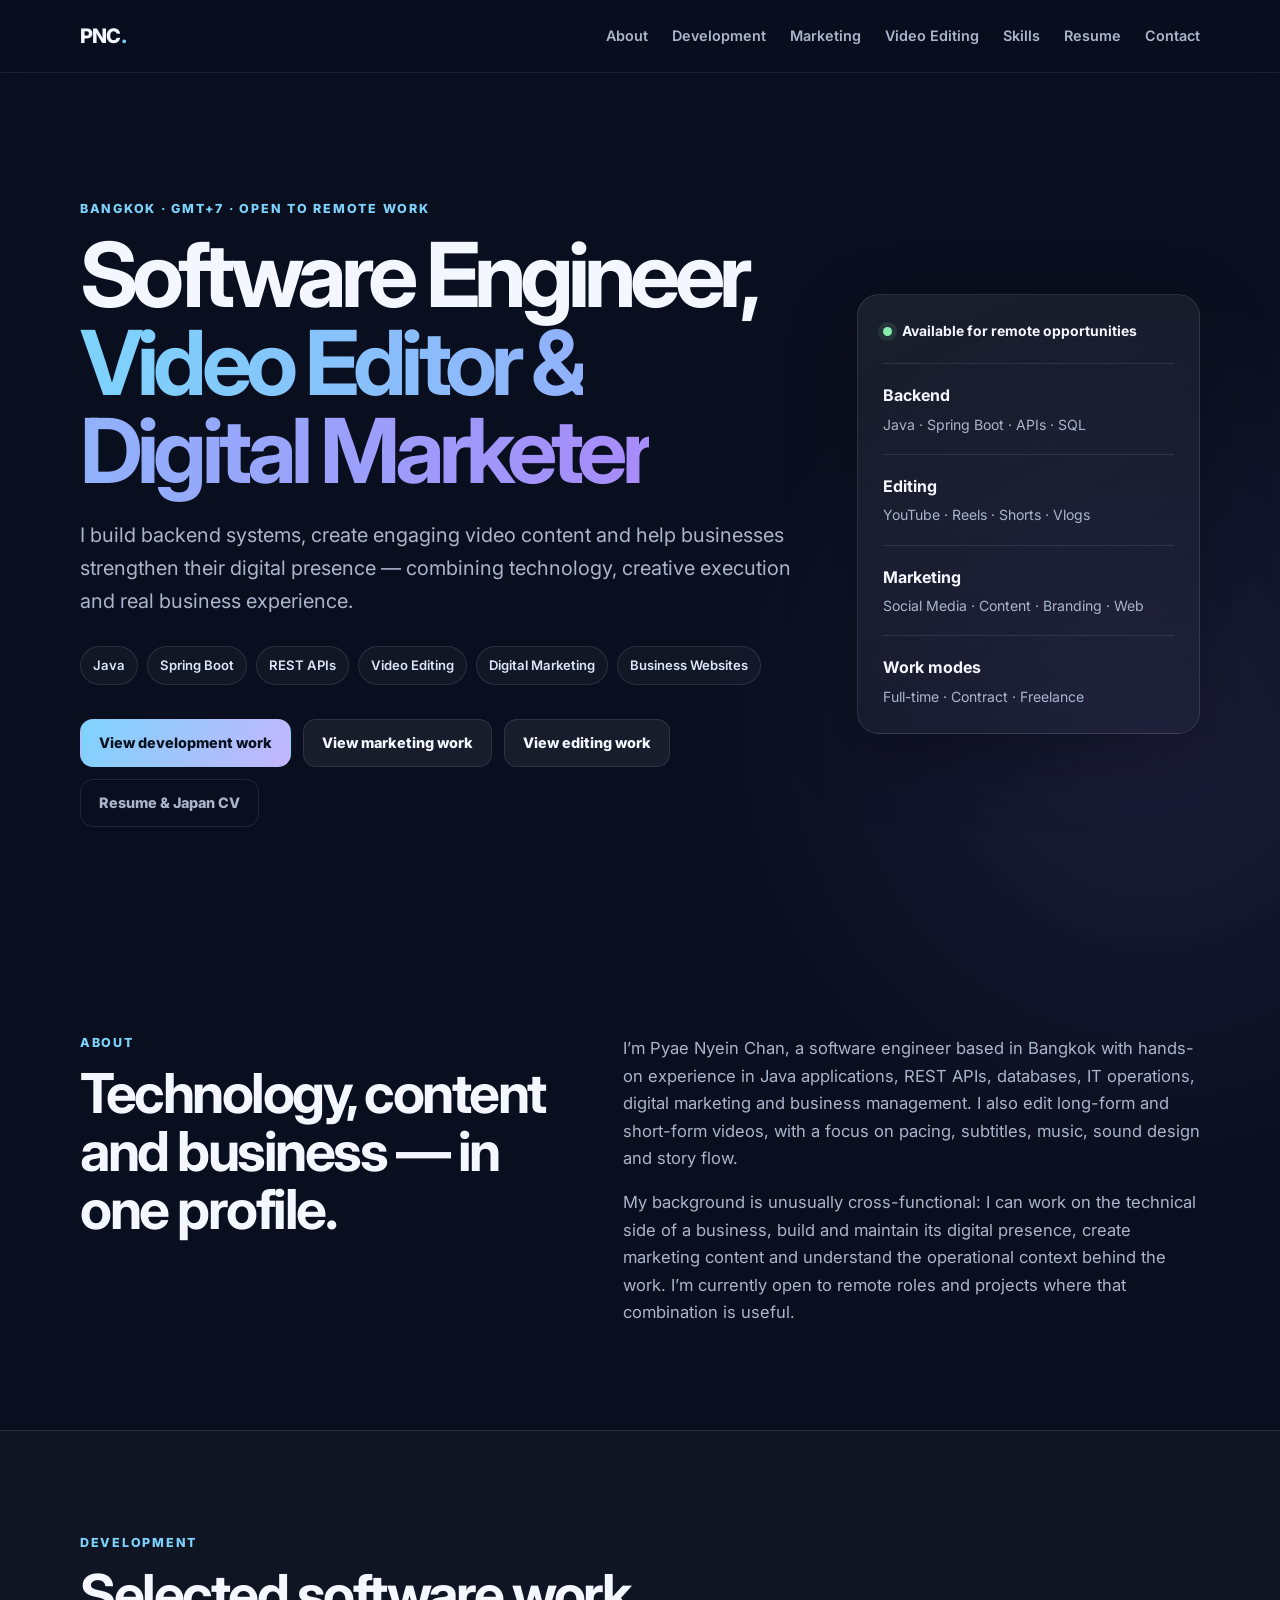
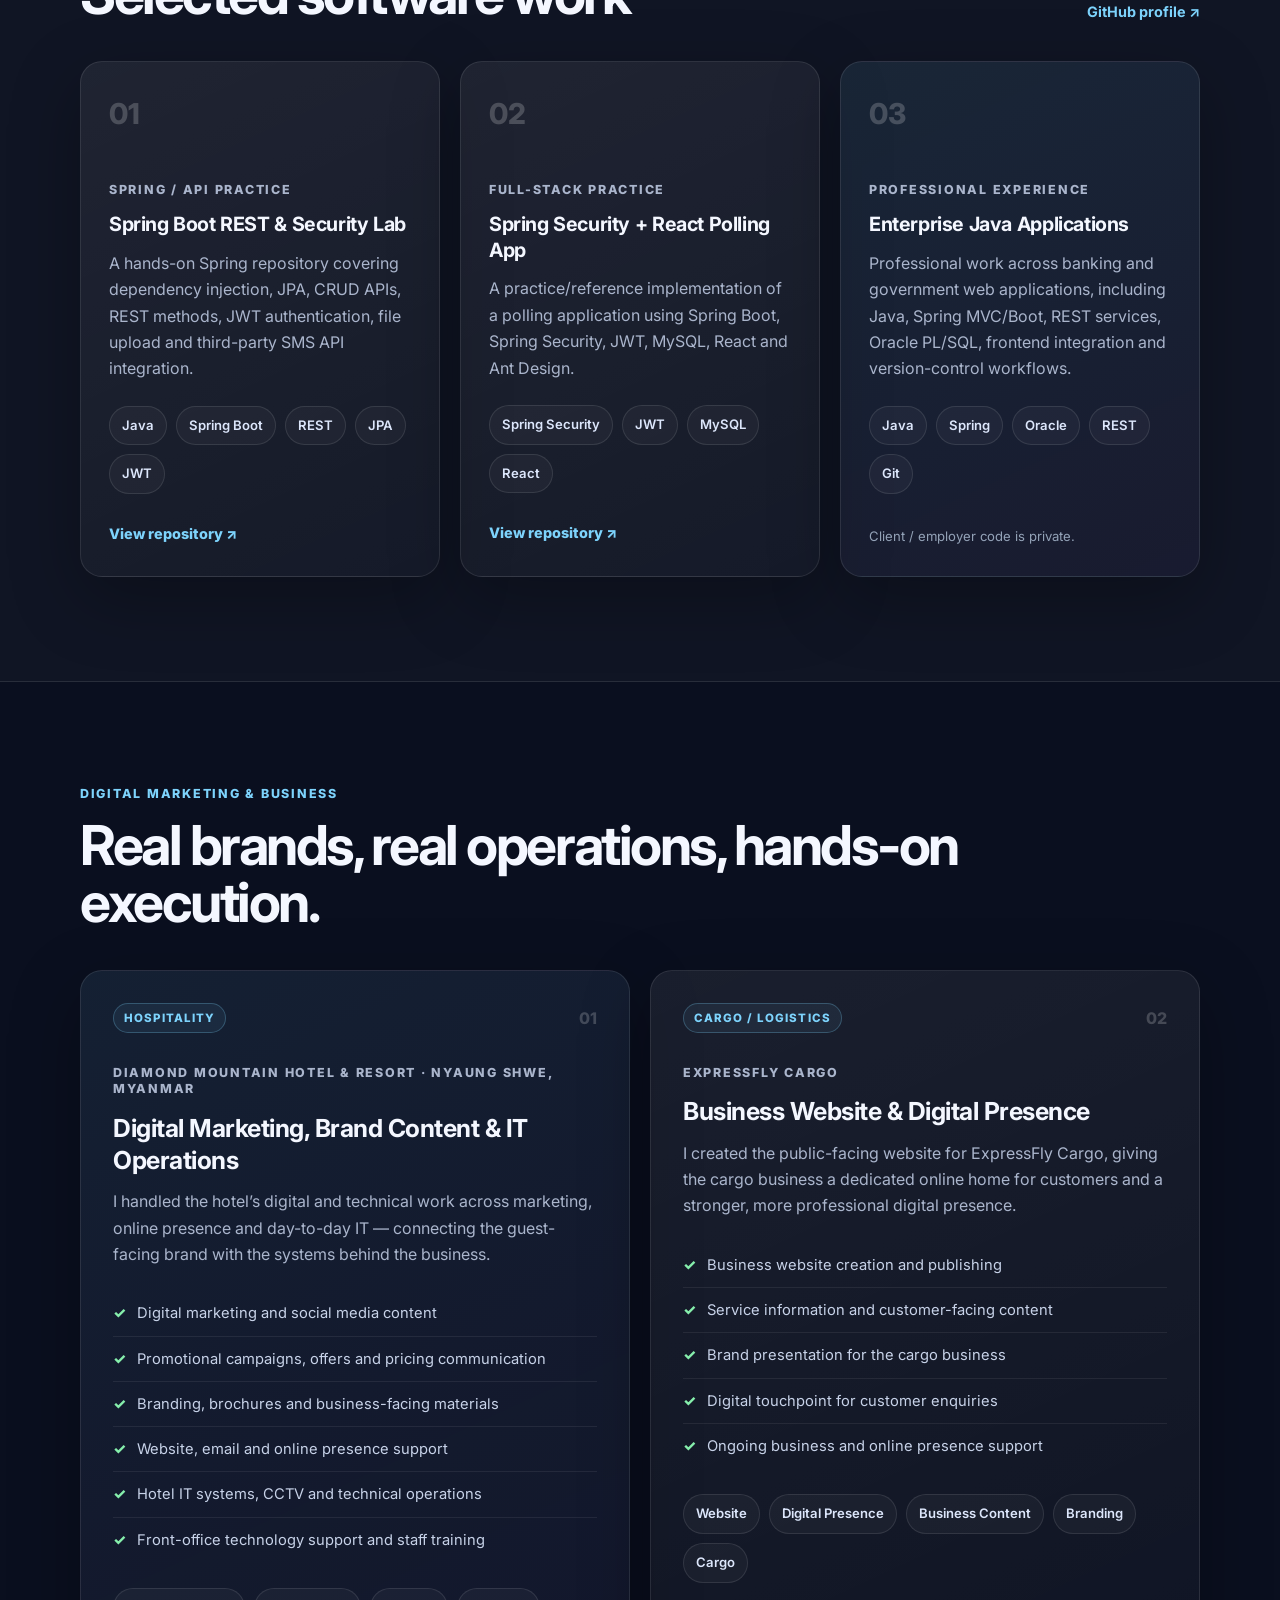
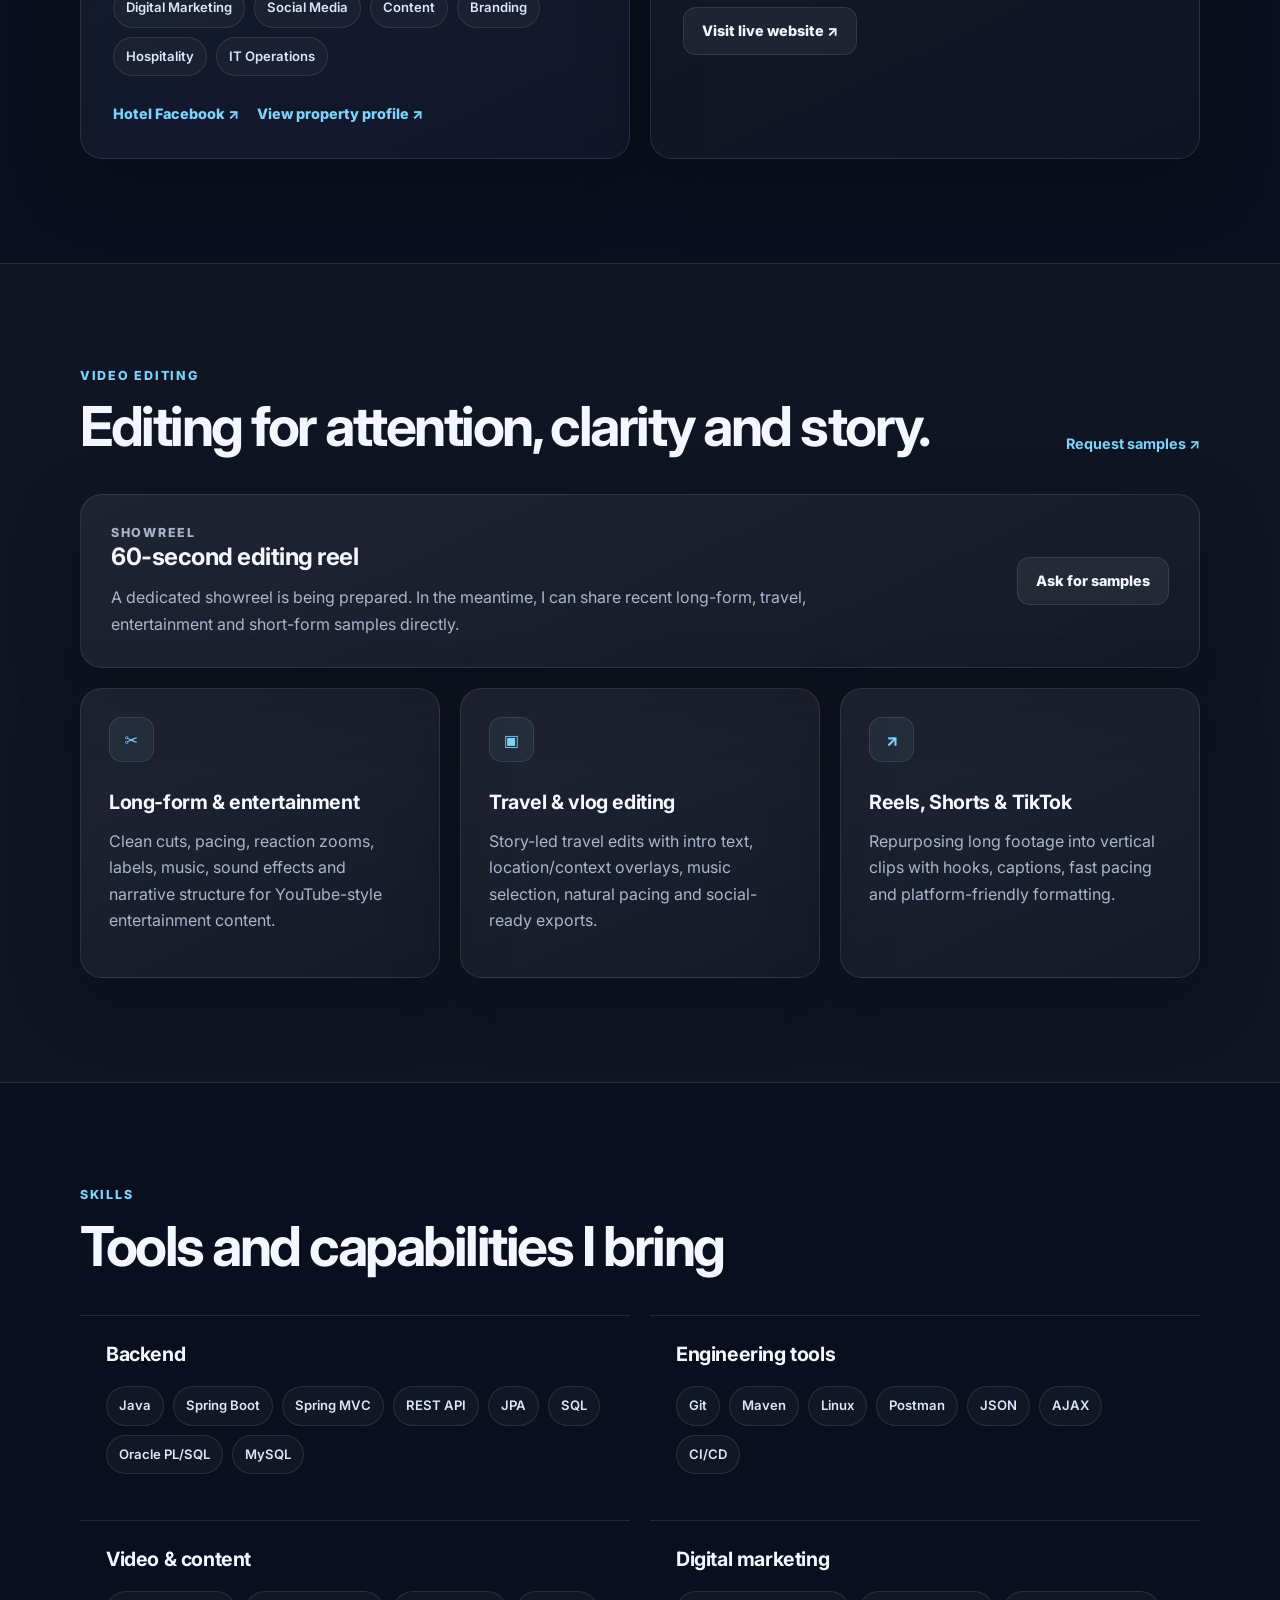
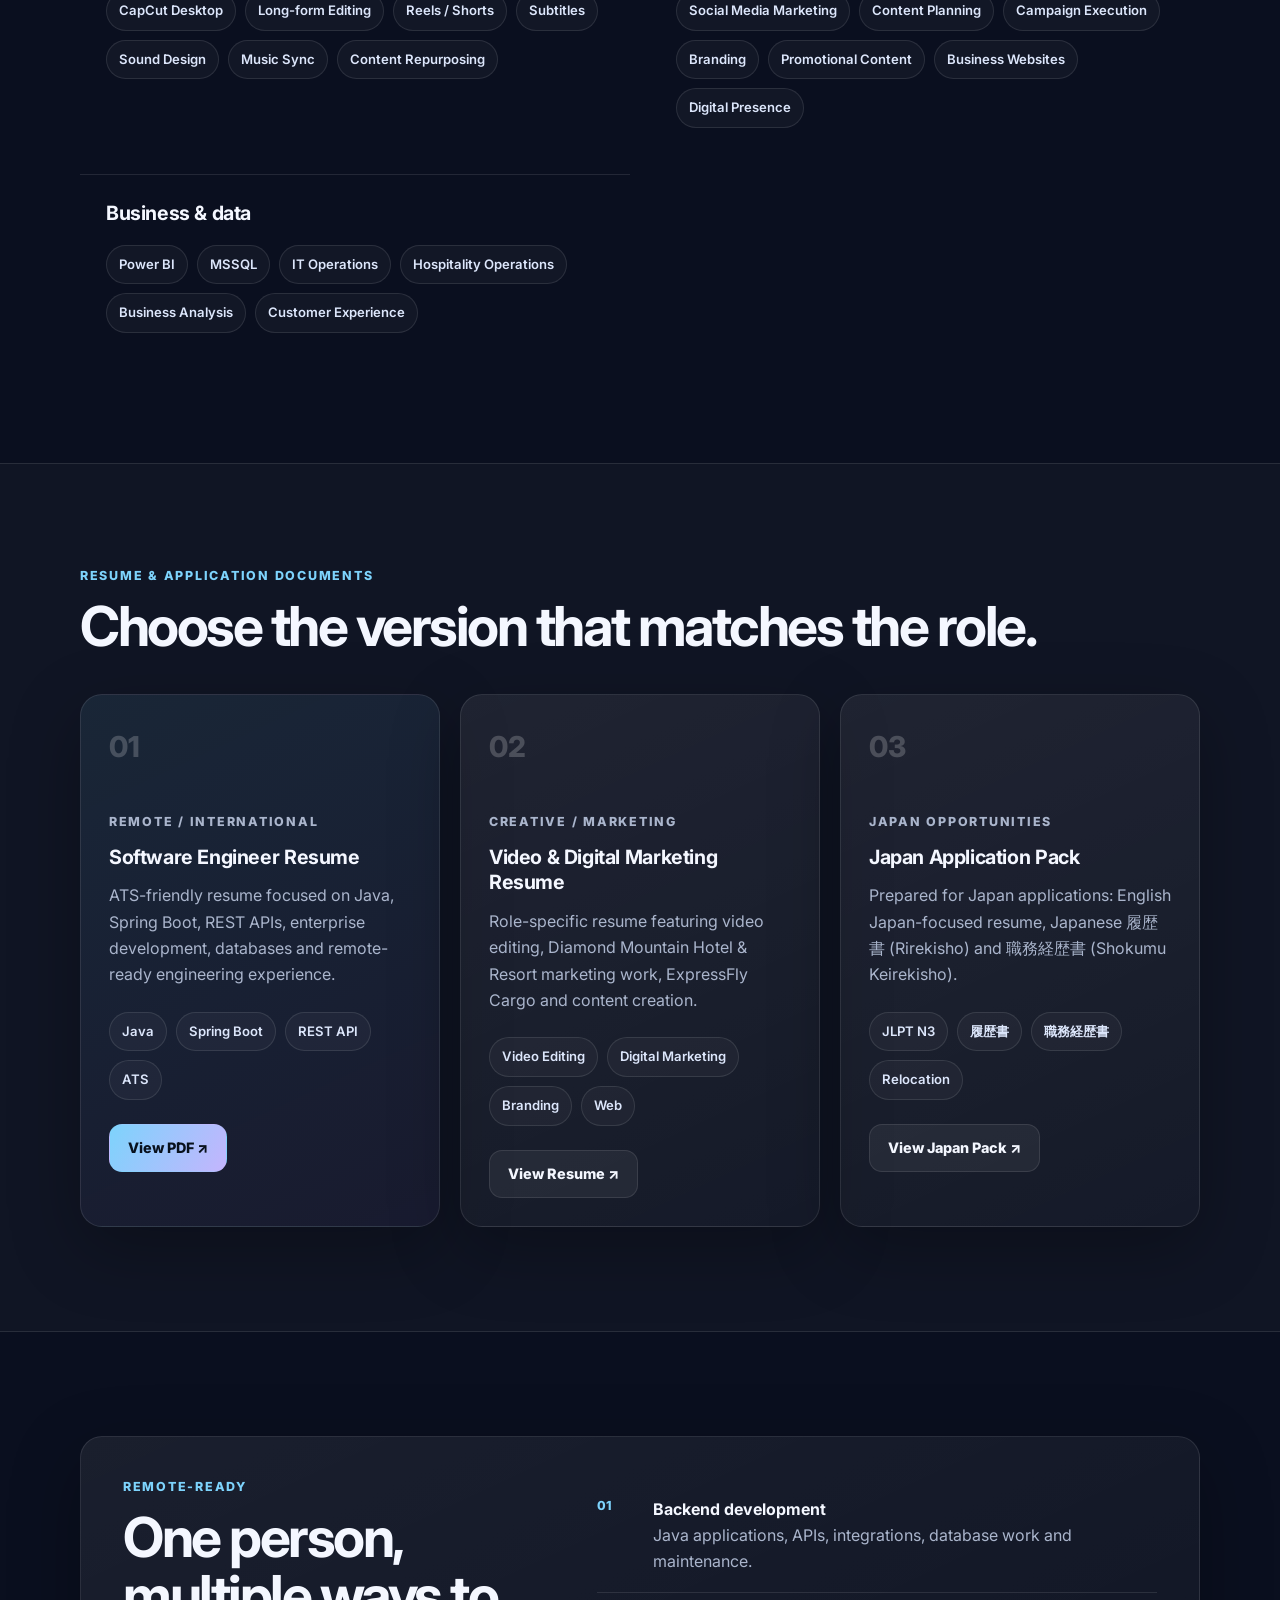
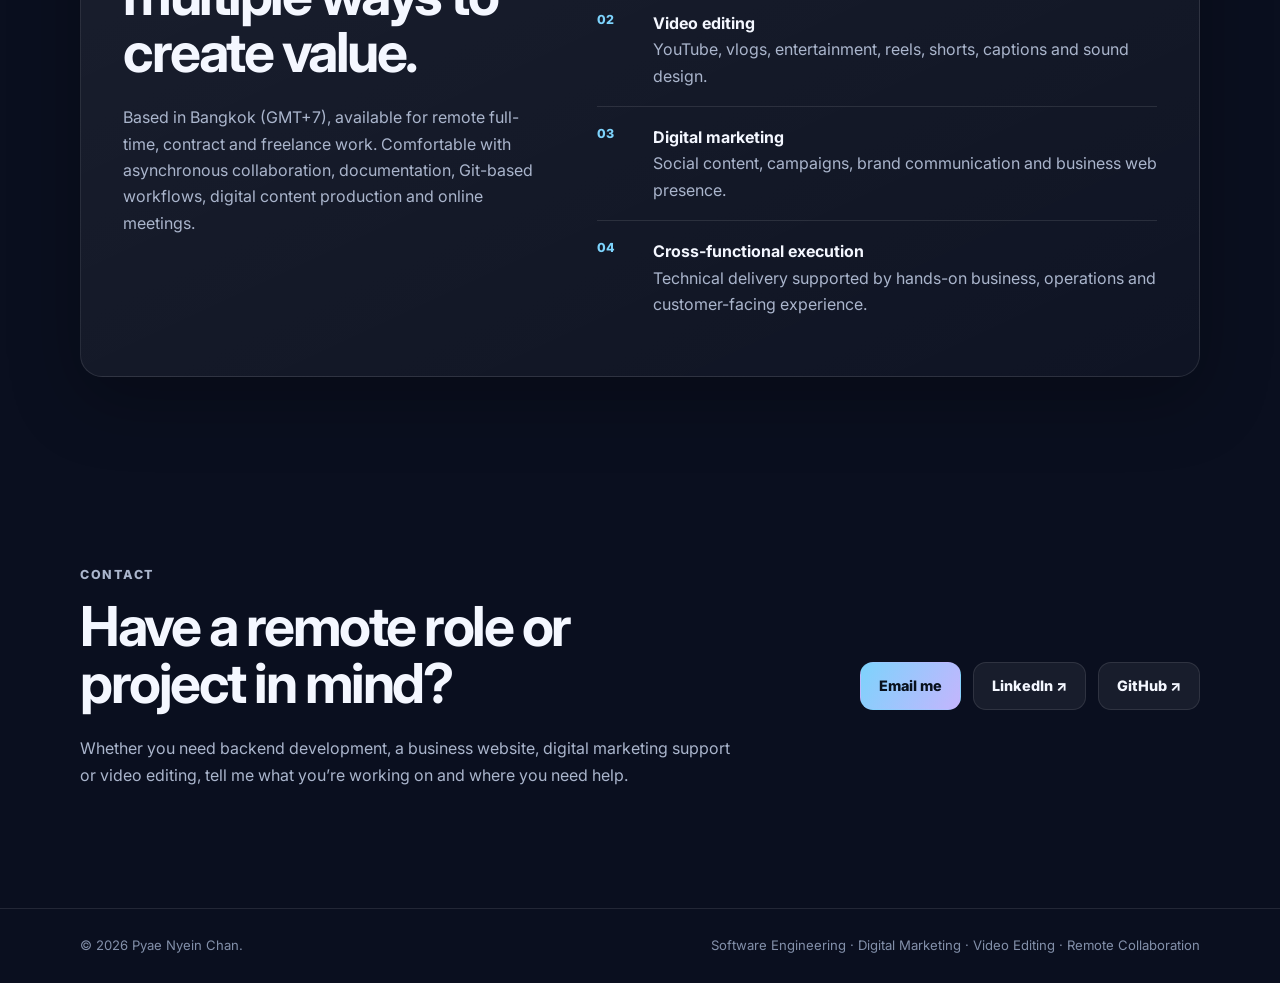
<file: index.html>
<!doctype html>
<html lang="en">
<head>
  <meta charset="utf-8" />
  <meta name="viewport" content="width=device-width, initial-scale=1" />
  <meta name="theme-color" content="#0b1020" />
  <meta name="description" content="Pyae Nyein Chan — Remote Software Engineer, Video Editor and Digital Marketer specializing in Java, Spring Boot, REST APIs, video content, business websites and digital marketing." />
  <meta name="keywords" content="Pyae Nyein Chan, Java Developer, Spring Boot, REST API, Backend Developer, Video Editor, Digital Marketing, Remote Software Engineer, Bangkok" />
  <meta name="author" content="Pyae Nyein Chan" />
  <meta property="og:title" content="Pyae Nyein Chan | Software Engineer, Video Editor & Digital Marketer" />
  <meta property="og:description" content="Java, Spring Boot, REST APIs, video editing and digital marketing for remote teams, businesses and creators." />
  <meta property="og:type" content="website" />
  <meta property="og:url" content="https://pyaenyeinchan.github.io/" />
  <meta name="twitter:card" content="summary" />
  <title>Pyae Nyein Chan | Software Engineer, Video Editor & Digital Marketer</title>
  <link rel="preconnect" href="https://fonts.googleapis.com" />
  <link rel="preconnect" href="https://fonts.gstatic.com" crossorigin />
  <link href="https://fonts.googleapis.com/css2?family=Inter:wght@400;500;600;700;800&display=swap" rel="stylesheet" />
  <link rel="stylesheet" href="styles.css" />
  <script type="application/ld+json">
  {
    "@context": "https://schema.org",
    "@type": "Person",
    "name": "Pyae Nyein Chan",
    "url": "https://pyaenyeinchan.github.io/",
    "jobTitle": "Software Engineer, Video Editor and Digital Marketer",
    "sameAs": [
      "https://www.linkedin.com/in/pyaenyeinchan",
      "https://github.com/pyaenyeinchan"
    ],
    "knowsAbout": ["Java", "Spring Boot", "REST API", "Backend Development", "Video Editing", "Digital Marketing", "Social Media Marketing"]
  }
  </script>
</head>
<body>
  <header class="site-header">
    <div class="container nav-wrap">
      <a class="brand" href="#top" aria-label="Pyae Nyein Chan home">PNC<span>.</span></a>
      <button class="menu-button" id="menuButton" aria-label="Open navigation" aria-expanded="false">☰</button>
      <nav class="nav" id="nav">
        <a href="#about">About</a>
        <a href="#development">Development</a>
        <a href="#marketing">Marketing</a>
        <a href="#video">Video Editing</a>
        <a href="#skills">Skills</a>
        <a href="#resume">Resume</a>
        <a href="#contact">Contact</a>
      </nav>
    </div>
  </header>

  <main id="top">
    <section class="hero section">
      <div class="container hero-grid">
        <div>
          <p class="eyebrow">Bangkok · GMT+7 · Open to remote work</p>
          <h1>Software Engineer, <span>Video Editor &amp; Digital Marketer</span></h1>
          <p class="hero-copy">I build backend systems, create engaging video content and help businesses strengthen their digital presence — combining technology, creative execution and real business experience.</p>
          <div class="hero-tags" aria-label="Core skills">
            <span>Java</span><span>Spring Boot</span><span>REST APIs</span><span>Video Editing</span><span>Digital Marketing</span><span>Business Websites</span>
          </div>
          <div class="actions">
            <a class="btn btn-primary" href="#development">View development work</a>
            <a class="btn btn-secondary" href="#marketing">View marketing work</a>
            <a class="btn btn-secondary" href="#video">View editing work</a>
            <a class="btn btn-ghost" href="#resume">Resume &amp; Japan CV</a>
          </div>
        </div>
        <aside class="hero-card" aria-label="Availability summary">
          <div class="status"><span class="status-dot"></span> Available for remote opportunities</div>
          <div class="metric"><strong>Backend</strong><span>Java · Spring Boot · APIs · SQL</span></div>
          <div class="metric"><strong>Editing</strong><span>YouTube · Reels · Shorts · Vlogs</span></div>
          <div class="metric"><strong>Marketing</strong><span>Social Media · Content · Branding · Web</span></div>
          <div class="metric"><strong>Work modes</strong><span>Full-time · Contract · Freelance</span></div>
        </aside>
      </div>
    </section>

    <section class="section" id="about">
      <div class="container split">
        <div>
          <p class="section-kicker">About</p>
          <h2>Technology, content and business — in one profile.</h2>
        </div>
        <div class="prose">
          <p>I’m Pyae Nyein Chan, a software engineer based in Bangkok with hands-on experience in Java applications, REST APIs, databases, IT operations, digital marketing and business management. I also edit long-form and short-form videos, with a focus on pacing, subtitles, music, sound design and story flow.</p>
          <p>My background is unusually cross-functional: I can work on the technical side of a business, build and maintain its digital presence, create marketing content and understand the operational context behind the work. I’m currently open to remote roles and projects where that combination is useful.</p>
        </div>
      </div>
    </section>

    <section class="section section-alt" id="development">
      <div class="container">
        <div class="section-head">
          <div>
            <p class="section-kicker">Development</p>
            <h2>Selected software work</h2>
          </div>
          <a class="text-link" href="https://github.com/pyaenyeinchan" target="_blank" rel="noreferrer">GitHub profile ↗</a>
        </div>
        <div class="cards cards-3">
          <article class="card project-card">
            <div class="card-number">01</div>
            <p class="card-label">Spring / API practice</p>
            <h3>Spring Boot REST & Security Lab</h3>
            <p>A hands-on Spring repository covering dependency injection, JPA, CRUD APIs, REST methods, JWT authentication, file upload and third-party SMS API integration.</p>
            <div class="chips"><span>Java</span><span>Spring Boot</span><span>REST</span><span>JPA</span><span>JWT</span></div>
            <a class="card-link" href="https://github.com/PyaeNyeinChan/WFH_Springproject" target="_blank" rel="noreferrer">View repository ↗</a>
          </article>

          <article class="card project-card">
            <div class="card-number">02</div>
            <p class="card-label">Full-stack practice</p>
            <h3>Spring Security + React Polling App</h3>
            <p>A practice/reference implementation of a polling application using Spring Boot, Spring Security, JWT, MySQL, React and Ant Design.</p>
            <div class="chips"><span>Spring Security</span><span>JWT</span><span>MySQL</span><span>React</span></div>
            <a class="card-link" href="https://github.com/PyaeNyeinChan/spring-security-react-ant-design-polls-app" target="_blank" rel="noreferrer">View repository ↗</a>
          </article>

          <article class="card project-card featured-card">
            <div class="card-number">03</div>
            <p class="card-label">Professional experience</p>
            <h3>Enterprise Java Applications</h3>
            <p>Professional work across banking and government web applications, including Java, Spring MVC/Boot, REST services, Oracle PL/SQL, frontend integration and version-control workflows.</p>
            <div class="chips"><span>Java</span><span>Spring</span><span>Oracle</span><span>REST</span><span>Git</span></div>
            <span class="card-note">Client / employer code is private.</span>
          </article>
        </div>
      </div>
    </section>

    <section class="section" id="marketing">
      <div class="container">
        <div class="section-head">
          <div>
            <p class="section-kicker">Digital Marketing & Business</p>
            <h2>Real brands, real operations, hands-on execution.</h2>
          </div>
        </div>

        <div class="cards cards-2 case-studies">
          <article class="card case-card featured-card">
            <div class="case-topline"><span class="case-badge">Hospitality</span><span class="card-number compact">01</span></div>
            <p class="card-label">Diamond Mountain Hotel & Resort · Nyaung Shwe, Myanmar</p>
            <h3>Digital Marketing, Brand Content & IT Operations</h3>
            <p>I handled the hotel’s digital and technical work across marketing, online presence and day-to-day IT — connecting the guest-facing brand with the systems behind the business.</p>
            <ul class="case-list">
              <li>Digital marketing and social media content</li>
              <li>Promotional campaigns, offers and pricing communication</li>
              <li>Branding, brochures and business-facing materials</li>
              <li>Website, email and online presence support</li>
              <li>Hotel IT systems, CCTV and technical operations</li>
              <li>Front-office technology support and staff training</li>
            </ul>
            <div class="chips"><span>Digital Marketing</span><span>Social Media</span><span>Content</span><span>Branding</span><span>Hospitality</span><span>IT Operations</span></div>
            <div class="case-links">
              <a class="card-link" href="https://www.facebook.com/DiamondMountain.Inle" target="_blank" rel="noreferrer">Hotel Facebook ↗</a>
              <a class="card-link" href="https://www.tourismmyanmar.org/index.php/about-mtm/members-profiles/tour-operators-members/368-diamond-mountain-hotel-resort" target="_blank" rel="noreferrer">View property profile ↗</a>
            </div>
          </article>

          <article class="card case-card">
            <div class="case-topline"><span class="case-badge">Cargo / Logistics</span><span class="card-number compact">02</span></div>
            <p class="card-label">ExpressFly Cargo</p>
            <h3>Business Website & Digital Presence</h3>
            <p>I created the public-facing website for ExpressFly Cargo, giving the cargo business a dedicated online home for customers and a stronger, more professional digital presence.</p>
            <ul class="case-list">
              <li>Business website creation and publishing</li>
              <li>Service information and customer-facing content</li>
              <li>Brand presentation for the cargo business</li>
              <li>Digital touchpoint for customer enquiries</li>
              <li>Ongoing business and online presence support</li>
            </ul>
            <div class="chips"><span>Website</span><span>Digital Presence</span><span>Business Content</span><span>Branding</span><span>Cargo</span></div>
            <div class="case-links">
              <a class="btn btn-secondary" href="https://www.expressflycargo.org/" target="_blank" rel="noreferrer">Visit live website ↗</a>
            </div>
          </article>
        </div>
      </div>
    </section>

    <section class="section section-alt" id="video">
      <div class="container">
        <div class="section-head">
          <div>
            <p class="section-kicker">Video Editing</p>
            <h2>Editing for attention, clarity and story.</h2>
          </div>
          <a class="text-link" href="mailto:pyaenyeinchan97@gmail.com?subject=Video%20Editing%20Samples">Request samples ↗</a>
        </div>

        <div class="showreel-banner">
          <div>
            <p class="card-label">Showreel</p>
            <h3>60-second editing reel</h3>
            <p>A dedicated showreel is being prepared. In the meantime, I can share recent long-form, travel, entertainment and short-form samples directly.</p>
          </div>
          <a class="btn btn-secondary" href="mailto:pyaenyeinchan97@gmail.com?subject=Showreel%20Request">Ask for samples</a>
        </div>

        <div class="cards cards-3 video-cards">
          <article class="card">
            <div class="icon-box">✂</div>
            <h3>Long-form & entertainment</h3>
            <p>Clean cuts, pacing, reaction zooms, labels, music, sound effects and narrative structure for YouTube-style entertainment content.</p>
          </article>
          <article class="card">
            <div class="icon-box">▣</div>
            <h3>Travel & vlog editing</h3>
            <p>Story-led travel edits with intro text, location/context overlays, music selection, natural pacing and social-ready exports.</p>
          </article>
          <article class="card">
            <div class="icon-box">↗</div>
            <h3>Reels, Shorts & TikTok</h3>
            <p>Repurposing long footage into vertical clips with hooks, captions, fast pacing and platform-friendly formatting.</p>
          </article>
        </div>
      </div>
    </section>

    <section class="section" id="skills">
      <div class="container">
        <p class="section-kicker">Skills</p>
        <h2>Tools and capabilities I bring</h2>
        <div class="skill-grid">
          <div class="skill-group">
            <h3>Backend</h3>
            <div class="skill-list"><span>Java</span><span>Spring Boot</span><span>Spring MVC</span><span>REST API</span><span>JPA</span><span>SQL</span><span>Oracle PL/SQL</span><span>MySQL</span></div>
          </div>
          <div class="skill-group">
            <h3>Engineering tools</h3>
            <div class="skill-list"><span>Git</span><span>Maven</span><span>Linux</span><span>Postman</span><span>JSON</span><span>AJAX</span><span>CI/CD</span></div>
          </div>
          <div class="skill-group">
            <h3>Video & content</h3>
            <div class="skill-list"><span>CapCut Desktop</span><span>Long-form Editing</span><span>Reels / Shorts</span><span>Subtitles</span><span>Sound Design</span><span>Music Sync</span><span>Content Repurposing</span></div>
          </div>
          <div class="skill-group">
            <h3>Digital marketing</h3>
            <div class="skill-list"><span>Social Media Marketing</span><span>Content Planning</span><span>Campaign Execution</span><span>Branding</span><span>Promotional Content</span><span>Business Websites</span><span>Digital Presence</span></div>
          </div>
          <div class="skill-group">
            <h3>Business & data</h3>
            <div class="skill-list"><span>Power BI</span><span>MSSQL</span><span>IT Operations</span><span>Hospitality Operations</span><span>Business Analysis</span><span>Customer Experience</span></div>
          </div>
        </div>
      </div>
    </section>

    <section class="section section-alt" id="resume">
      <div class="container">
        <div class="section-head">
          <div>
            <p class="section-kicker">Resume & Application Documents</p>
            <h2>Choose the version that matches the role.</h2>
          </div>
        </div>
        <div class="cards cards-3">
          <article class="card project-card featured-card">
            <div class="card-number">01</div>
            <p class="card-label">Remote / International</p>
            <h3>Software Engineer Resume</h3>
            <p>ATS-friendly resume focused on Java, Spring Boot, REST APIs, enterprise development, databases and remote-ready engineering experience.</p>
            <div class="chips"><span>Java</span><span>Spring Boot</span><span>REST API</span><span>ATS</span></div>
            <a class="btn btn-primary" href="https://drive.google.com/file/d/1lWsnVQkc0dDXH1TyvcfVsd8T-9ua2sts/view?usp=sharing" target="_blank" rel="noreferrer">View PDF ↗</a>
          </article>

          <article class="card project-card">
            <div class="card-number">02</div>
            <p class="card-label">Creative / Marketing</p>
            <h3>Video & Digital Marketing Resume</h3>
            <p>Role-specific resume featuring video editing, Diamond Mountain Hotel & Resort marketing work, ExpressFly Cargo and content creation.</p>
            <div class="chips"><span>Video Editing</span><span>Digital Marketing</span><span>Branding</span><span>Web</span></div>
            <a class="btn btn-secondary" href="/resume/video-digital-marketing.html" target="_blank" rel="noreferrer">View Resume ↗</a>
          </article>

          <article class="card project-card">
            <div class="card-number">03</div>
            <p class="card-label">Japan Opportunities</p>
            <h3>Japan Application Pack</h3>
            <p>Prepared for Japan applications: English Japan-focused resume, Japanese 履歴書 (Rirekisho) and 職務経歴書 (Shokumu Keirekisho).</p>
            <div class="chips"><span>JLPT N3</span><span>履歴書</span><span>職務経歴書</span><span>Relocation</span></div>
            <a class="btn btn-secondary" href="https://drive.google.com/file/d/13zrsCsnue_lCtBv5ge187_FTfDiwibAA/view?usp=sharing" target="_blank" rel="noreferrer">View Japan Pack ↗</a>
          </article>
        </div>
      </div>
    </section>

    <section class="section" id="remote">
      <div class="container remote-panel">
        <div>
          <p class="section-kicker">Remote-ready</p>
          <h2>One person, multiple ways to create value.</h2>
          <p>Based in Bangkok (GMT+7), available for remote full-time, contract and freelance work. Comfortable with asynchronous collaboration, documentation, Git-based workflows, digital content production and online meetings.</p>
        </div>
        <div class="remote-list">
          <div><span>01</span><p><strong>Backend development</strong><br />Java applications, APIs, integrations, database work and maintenance.</p></div>
          <div><span>02</span><p><strong>Video editing</strong><br />YouTube, vlogs, entertainment, reels, shorts, captions and sound design.</p></div>
          <div><span>03</span><p><strong>Digital marketing</strong><br />Social content, campaigns, brand communication and business web presence.</p></div>
          <div><span>04</span><p><strong>Cross-functional execution</strong><br />Technical delivery supported by hands-on business, operations and customer-facing experience.</p></div>
        </div>
      </div>
    </section>

    <section class="section contact-section" id="contact">
      <div class="container contact-wrap">
        <div>
          <p class="section-kicker">Contact</p>
          <h2>Have a remote role or project in mind?</h2>
          <p>Whether you need backend development, a business website, digital marketing support or video editing, tell me what you’re working on and where you need help.</p>
        </div>
        <div class="contact-actions">
          <a class="btn btn-primary" href="mailto:pyaenyeinchan97@gmail.com">Email me</a>
          <a class="btn btn-secondary" href="https://www.linkedin.com/in/pyaenyeinchan" target="_blank" rel="noreferrer">LinkedIn ↗</a>
          <a class="btn btn-secondary" href="https://github.com/pyaenyeinchan" target="_blank" rel="noreferrer">GitHub ↗</a>
        </div>
      </div>
    </section>
  </main>

  <footer>
    <div class="container footer-wrap">
      <p>© <span id="year"></span> Pyae Nyein Chan.</p>
      <p>Software Engineering · Digital Marketing · Video Editing · Remote Collaboration</p>
    </div>
  </footer>

  <script src="script.js"></script>
</body>
</html>
</file>
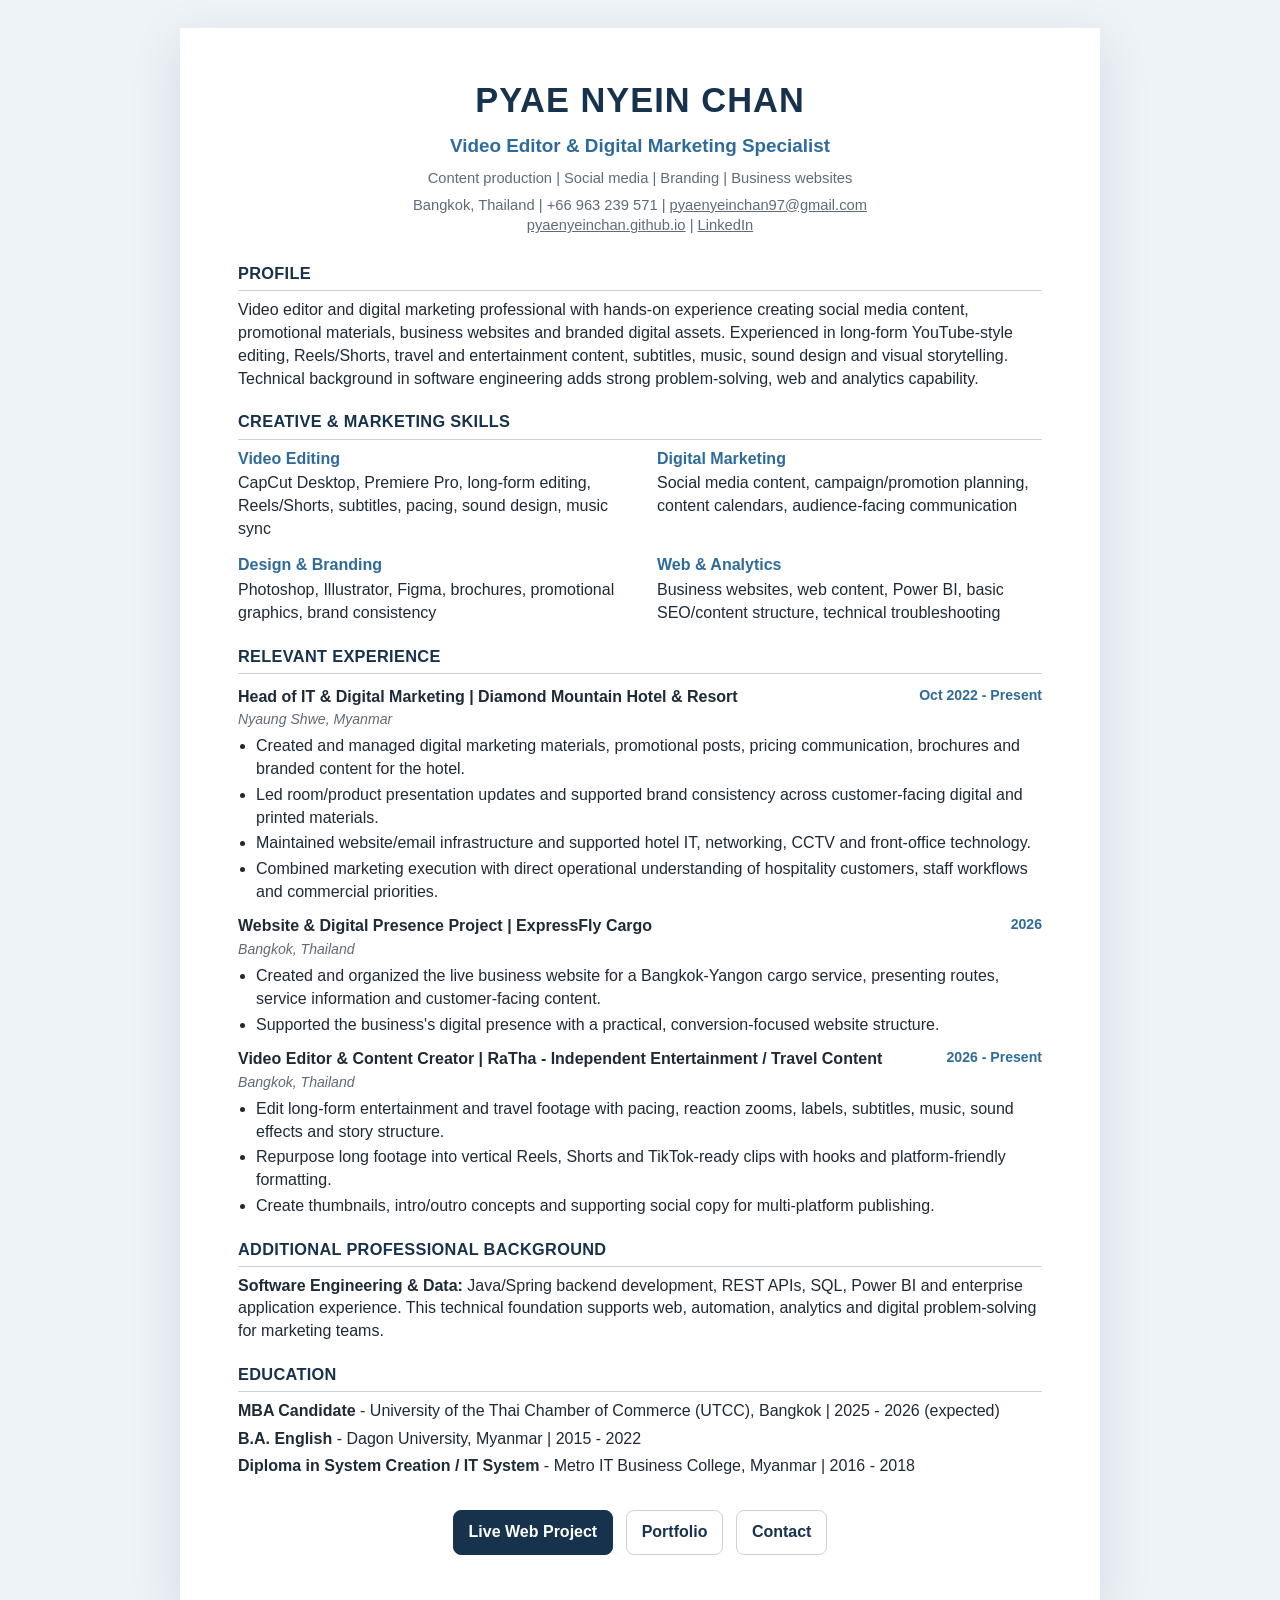
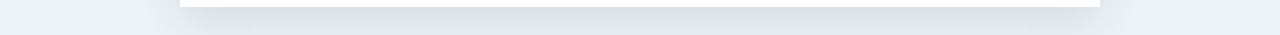
<file: resume/video-digital-marketing.html>
<!doctype html>
<html lang="en">
<head>
  <meta charset="utf-8" />
  <meta name="viewport" content="width=device-width, initial-scale=1" />
  <meta name="description" content="Pyae Nyein Chan - Video Editor and Digital Marketing Resume" />
  <title>Pyae Nyein Chan | Video Editor & Digital Marketing Resume</title>
  <style>
    :root{--ink:#1e2a35;--blue:#2f6b9a;--line:#c8d2dc;--muted:#5f6b75;--paper:#fff;--bg:#eef3f7}
    *{box-sizing:border-box} body{margin:0;background:var(--bg);font-family:Arial,sans-serif;color:var(--ink);line-height:1.42}
    .page{width:min(920px,calc(100% - 28px));margin:28px auto;background:var(--paper);padding:48px 58px;box-shadow:0 14px 48px rgba(25,45,65,.12)}
    h1{margin:0;text-align:center;color:#17324d;font-size:2.15rem;letter-spacing:.03em} .role{text-align:center;color:var(--blue);font-weight:700;font-size:1.18rem;margin:8px 0}
    .sub,.contact{text-align:center;color:var(--muted);font-size:.92rem}.contact{margin:6px 0 26px}.contact a{color:inherit}
    h2{font-size:1.02rem;color:#17324d;margin:20px 0 8px;padding-bottom:5px;border-bottom:1px solid var(--line);text-transform:uppercase;letter-spacing:.02em}
    h3{font-size:1rem;margin:12px 0 2px}.date{float:right;color:var(--blue);font-size:.88rem}.loc{color:var(--muted);font-style:italic;font-size:.88rem;margin:0 0 4px}
    p{margin:5px 0} ul{margin:5px 0 10px 18px;padding:0} li{margin:3px 0}
    .grid{display:grid;grid-template-columns:1fr 1fr;gap:14px 34px}.grid strong{color:var(--blue);display:block;margin-bottom:2px}
    .actions{text-align:center;margin-top:28px}.btn{display:inline-block;padding:10px 15px;margin:4px;border-radius:8px;text-decoration:none;font-weight:700;border:1px solid var(--line);color:#17324d}.btn.primary{background:#17324d;color:#fff;border-color:#17324d}
    @media(max-width:700px){.page{padding:30px 24px}.grid{grid-template-columns:1fr}.date{float:none;display:block;margin-top:2px}}
    @media print{body{background:#fff}.page{width:auto;margin:0;padding:13mm 15mm;box-shadow:none}.actions{display:none}}
  </style>
</head>
<body>
  <main class="page">
    <h1>PYAE NYEIN CHAN</h1>
    <div class="role">Video Editor & Digital Marketing Specialist</div>
    <div class="sub">Content production | Social media | Branding | Business websites</div>
    <div class="contact">Bangkok, Thailand | +66 963 239 571 | <a href="mailto:pyaenyeinchan97@gmail.com">pyaenyeinchan97@gmail.com</a><br><a href="https://pyaenyeinchan.github.io">pyaenyeinchan.github.io</a> | <a href="https://www.linkedin.com/in/pyaenyeinchan">LinkedIn</a></div>

    <h2>Profile</h2>
    <p>Video editor and digital marketing professional with hands-on experience creating social media content, promotional materials, business websites and branded digital assets. Experienced in long-form YouTube-style editing, Reels/Shorts, travel and entertainment content, subtitles, music, sound design and visual storytelling. Technical background in software engineering adds strong problem-solving, web and analytics capability.</p>

    <h2>Creative & Marketing Skills</h2>
    <div class="grid">
      <div><strong>Video Editing</strong>CapCut Desktop, Premiere Pro, long-form editing, Reels/Shorts, subtitles, pacing, sound design, music sync</div>
      <div><strong>Digital Marketing</strong>Social media content, campaign/promotion planning, content calendars, audience-facing communication</div>
      <div><strong>Design & Branding</strong>Photoshop, Illustrator, Figma, brochures, promotional graphics, brand consistency</div>
      <div><strong>Web & Analytics</strong>Business websites, web content, Power BI, basic SEO/content structure, technical troubleshooting</div>
    </div>

    <h2>Relevant Experience</h2>
    <h3>Head of IT & Digital Marketing | Diamond Mountain Hotel & Resort <span class="date">Oct 2022 - Present</span></h3>
    <p class="loc">Nyaung Shwe, Myanmar</p>
    <ul>
      <li>Created and managed digital marketing materials, promotional posts, pricing communication, brochures and branded content for the hotel.</li>
      <li>Led room/product presentation updates and supported brand consistency across customer-facing digital and printed materials.</li>
      <li>Maintained website/email infrastructure and supported hotel IT, networking, CCTV and front-office technology.</li>
      <li>Combined marketing execution with direct operational understanding of hospitality customers, staff workflows and commercial priorities.</li>
    </ul>

    <h3>Website & Digital Presence Project | ExpressFly Cargo <span class="date">2026</span></h3>
    <p class="loc">Bangkok, Thailand</p>
    <ul>
      <li>Created and organized the live business website for a Bangkok-Yangon cargo service, presenting routes, service information and customer-facing content.</li>
      <li>Supported the business's digital presence with a practical, conversion-focused website structure.</li>
    </ul>

    <h3>Video Editor & Content Creator | RaTha - Independent Entertainment / Travel Content <span class="date">2026 - Present</span></h3>
    <p class="loc">Bangkok, Thailand</p>
    <ul>
      <li>Edit long-form entertainment and travel footage with pacing, reaction zooms, labels, subtitles, music, sound effects and story structure.</li>
      <li>Repurpose long footage into vertical Reels, Shorts and TikTok-ready clips with hooks and platform-friendly formatting.</li>
      <li>Create thumbnails, intro/outro concepts and supporting social copy for multi-platform publishing.</li>
    </ul>

    <h2>Additional Professional Background</h2>
    <p><strong>Software Engineering & Data:</strong> Java/Spring backend development, REST APIs, SQL, Power BI and enterprise application experience. This technical foundation supports web, automation, analytics and digital problem-solving for marketing teams.</p>

    <h2>Education</h2>
    <p><strong>MBA Candidate</strong> - University of the Thai Chamber of Commerce (UTCC), Bangkok | 2025 - 2026 (expected)</p>
    <p><strong>B.A. English</strong> - Dagon University, Myanmar | 2015 - 2022</p>
    <p><strong>Diploma in System Creation / IT System</strong> - Metro IT Business College, Myanmar | 2016 - 2018</p>

    <div class="actions">
      <a class="btn primary" href="https://www.expressflycargo.org/" target="_blank" rel="noreferrer">Live Web Project</a>
      <a class="btn" href="https://pyaenyeinchan.github.io/">Portfolio</a>
      <a class="btn" href="mailto:pyaenyeinchan97@gmail.com">Contact</a>
    </div>
  </main>
</body>
</html>
</file>
<file: styles.css>
:root {
  --bg: #0a0f1f;
  --bg-soft: #10172b;
  --panel: #121b31;
  --panel-2: #17213a;
  --text: #f4f7ff;
  --muted: #aab5cc;
  --line: rgba(255,255,255,.10);
  --accent: #7dd3fc;
  --accent-2: #a78bfa;
  --good: #86efac;
  --shadow: 0 22px 70px rgba(0,0,0,.28);
  --radius: 22px;
}

* { box-sizing: border-box; }
html { scroll-behavior: smooth; }
body {
  margin: 0;
  font-family: Inter, system-ui, -apple-system, BlinkMacSystemFont, "Segoe UI", sans-serif;
  color: var(--text);
  background:
    radial-gradient(circle at 10% -10%, rgba(125,211,252,.12), transparent 32rem),
    radial-gradient(circle at 90% 10%, rgba(167,139,250,.10), transparent 28rem),
    var(--bg);
  line-height: 1.65;
}
a { color: inherit; text-decoration: none; }
button, a { -webkit-tap-highlight-color: transparent; }
.container { width: min(1120px, calc(100% - 40px)); margin: 0 auto; }
.section { padding: 104px 0; }
.section-alt { background: rgba(255,255,255,.025); border-block: 1px solid var(--line); }

.site-header {
  position: sticky;
  top: 0;
  z-index: 50;
  border-bottom: 1px solid rgba(255,255,255,.07);
  background: rgba(10,15,31,.78);
  backdrop-filter: blur(16px);
}
.nav-wrap { min-height: 72px; display: flex; align-items: center; justify-content: space-between; gap: 24px; }
.brand { font-size: 1.25rem; font-weight: 800; letter-spacing: -.04em; }
.brand span { color: var(--accent); }
.nav { display: flex; align-items: center; gap: 24px; }
.nav a { color: var(--muted); font-size: .9rem; font-weight: 600; transition: .2s ease; }
.nav a:hover { color: var(--text); }
.menu-button { display: none; color: var(--text); background: none; border: 0; font-size: 1.45rem; cursor: pointer; }

.hero { padding-top: 128px; }
.hero-grid { display: grid; grid-template-columns: minmax(0, 1.35fr) minmax(290px, .65fr); gap: 64px; align-items: center; }
.eyebrow, .section-kicker, .card-label {
  margin: 0 0 14px;
  color: var(--accent);
  font-size: .78rem;
  line-height: 1.3;
  font-weight: 800;
  text-transform: uppercase;
  letter-spacing: .14em;
}
h1, h2, h3, p { margin-top: 0; }
h1 { margin-bottom: 24px; font-size: clamp(3rem, 7vw, 5.8rem); line-height: .98; letter-spacing: -.065em; max-width: 940px; }
h1 span { color: transparent; background: linear-gradient(90deg, var(--accent), var(--accent-2)); -webkit-background-clip: text; background-clip: text; }
h2 { margin-bottom: 22px; font-size: clamp(2rem, 4.3vw, 3.5rem); line-height: 1.05; letter-spacing: -.045em; }
h3 { margin-bottom: 12px; font-size: 1.23rem; line-height: 1.3; letter-spacing: -.02em; }
.hero-copy { max-width: 760px; color: var(--muted); font-size: clamp(1.05rem, 2vw, 1.25rem); }
.hero-tags, .chips, .skill-list { display: flex; flex-wrap: wrap; gap: 9px; }
.hero-tags { margin: 28px 0 34px; }
.hero-tags span, .chips span, .skill-list span {
  border: 1px solid var(--line);
  border-radius: 999px;
  background: rgba(255,255,255,.035);
  color: #dce6fb;
  padding: 8px 12px;
  font-size: .82rem;
  font-weight: 600;
}
.actions, .contact-actions { display: flex; flex-wrap: wrap; gap: 12px; }
.btn {
  display: inline-flex;
  align-items: center;
  justify-content: center;
  min-height: 48px;
  padding: 0 18px;
  border: 1px solid var(--line);
  border-radius: 13px;
  font-size: .9rem;
  font-weight: 800;
  transition: transform .2s ease, border-color .2s ease, background .2s ease;
}
.btn:hover { transform: translateY(-2px); }
.btn-primary { color: #08111d; border-color: transparent; background: linear-gradient(120deg, var(--accent), #c4b5fd); }
.btn-secondary { background: rgba(255,255,255,.06); }
.btn-secondary:hover, .btn-ghost:hover { border-color: rgba(125,211,252,.6); }
.btn-ghost { color: var(--muted); background: transparent; }

.hero-card, .card, .showreel-banner, .remote-panel {
  border: 1px solid var(--line);
  border-radius: var(--radius);
  background: linear-gradient(155deg, rgba(255,255,255,.065), rgba(255,255,255,.025));
  box-shadow: var(--shadow);
}
.hero-card { padding: 25px; }
.status { display: flex; align-items: center; gap: 10px; padding-bottom: 20px; border-bottom: 1px solid var(--line); font-size: .87rem; font-weight: 700; }
.status-dot { width: 9px; height: 9px; border-radius: 50%; background: var(--good); box-shadow: 0 0 0 5px rgba(134,239,172,.10); }
.metric { padding: 18px 0; border-bottom: 1px solid var(--line); }
.metric:last-child { padding-bottom: 0; border: 0; }
.metric strong, .metric span { display: block; }
.metric strong { margin-bottom: 4px; }
.metric span { color: var(--muted); font-size: .88rem; }

.split { display: grid; grid-template-columns: .9fr 1.1fr; gap: 70px; }
.prose { color: var(--muted); font-size: 1.04rem; }
.prose p:last-child { margin-bottom: 0; }
.section-head { display: flex; align-items: end; justify-content: space-between; gap: 30px; margin-bottom: 38px; }
.section-head h2 { margin-bottom: 0; }
.text-link { color: var(--accent); font-weight: 700; font-size: .9rem; white-space: nowrap; }
.cards { display: grid; gap: 20px; }
.cards-2 { grid-template-columns: repeat(2, minmax(0,1fr)); }
.cards-3 { grid-template-columns: repeat(3, minmax(0,1fr)); }
.card { position: relative; padding: 28px; min-height: 100%; }
.card p { color: var(--muted); }
.card-number { margin-bottom: 44px; color: rgba(255,255,255,.20); font-size: 1.8rem; font-weight: 800; }
.card-number.compact { margin: 0; font-size: 1rem; }
.project-card .chips { margin: 24px 0; }
.card-link { display: inline-block; margin-top: 4px; color: var(--accent); font-size: .9rem; font-weight: 800; }
.card-note { display: inline-block; margin-top: 8px; color: #94a3b8; font-size: .82rem; }
.featured-card { background: linear-gradient(155deg, rgba(125,211,252,.09), rgba(167,139,250,.055)); }

.case-studies { align-items: stretch; }
.case-card { padding: 32px; }
.case-card h3 { font-size: 1.55rem; max-width: 520px; }
.case-topline { display: flex; align-items: center; justify-content: space-between; gap: 18px; margin-bottom: 32px; }
.case-badge {
  display: inline-flex;
  align-items: center;
  min-height: 30px;
  padding: 0 10px;
  border: 1px solid rgba(125,211,252,.26);
  border-radius: 999px;
  background: rgba(125,211,252,.07);
  color: var(--accent);
  font-size: .72rem;
  font-weight: 800;
  text-transform: uppercase;
  letter-spacing: .09em;
}
.case-list { margin: 24px 0; padding: 0; list-style: none; }
.case-list li { position: relative; padding: 10px 0 10px 24px; border-bottom: 1px solid rgba(255,255,255,.07); color: #c7d2e8; font-size: .92rem; }
.case-list li:last-child { border-bottom: 0; }
.case-list li::before { content: "✓"; position: absolute; left: 0; color: var(--good); font-weight: 800; }
.case-card .chips { margin: 26px 0 22px; }
.case-links { display: flex; flex-wrap: wrap; gap: 18px; align-items: center; }
.case-links .btn { margin-top: 2px; }

.showreel-banner { display: flex; align-items: center; justify-content: space-between; gap: 28px; margin-bottom: 20px; padding: 30px; }
.showreel-banner h3 { font-size: 1.5rem; }
.showreel-banner p { color: var(--muted); margin-bottom: 0; max-width: 760px; }
.icon-box { width: 45px; height: 45px; display: grid; place-items: center; margin-bottom: 28px; border: 1px solid var(--line); border-radius: 13px; color: var(--accent); background: rgba(125,211,252,.06); font-weight: 800; }

.skill-grid { display: grid; grid-template-columns: repeat(2, minmax(0,1fr)); gap: 20px; margin-top: 40px; }
.skill-group { padding: 26px; border-top: 1px solid var(--line); }
.skill-group h3 { margin-bottom: 18px; }

.remote-panel { display: grid; grid-template-columns: .85fr 1.15fr; gap: 60px; padding: 42px; }
.remote-panel > div:first-child p:last-child { color: var(--muted); }
.remote-list > div { display: grid; grid-template-columns: 42px 1fr; gap: 14px; padding: 17px 0; border-bottom: 1px solid var(--line); }
.remote-list > div:last-child { border-bottom: 0; }
.remote-list span { color: var(--accent); font-size: .78rem; font-weight: 800; }
.remote-list p { margin: 0; color: var(--muted); }
.remote-list strong { color: var(--text); }

.contact-section { padding-top: 86px; }
.contact-wrap { display: flex; justify-content: space-between; align-items: center; gap: 50px; }
.contact-wrap > div:first-child { max-width: 650px; }
.contact-wrap p { color: var(--muted); }
footer { border-top: 1px solid var(--line); padding: 26px 0; color: #8390aa; font-size: .82rem; }
.footer-wrap { display: flex; justify-content: space-between; gap: 20px; }
.footer-wrap p { margin: 0; }

@media (max-width: 1000px) {
  .nav { gap: 17px; }
  .nav a { font-size: .84rem; }
}

@media (max-width: 900px) {
  .hero-grid, .split, .remote-panel { grid-template-columns: 1fr; }
  .hero-grid, .split { gap: 42px; }
  .cards-2, .cards-3 { grid-template-columns: 1fr; }
  .skill-grid { grid-template-columns: 1fr; }
  .contact-wrap { align-items: flex-start; flex-direction: column; }
}

@media (max-width: 700px) {
  .container { width: min(100% - 28px, 1120px); }
  .section { padding: 78px 0; }
  .hero { padding-top: 92px; }
  h1 { font-size: clamp(2.55rem, 13vw, 4.2rem); }
  .menu-button { display: block; }
  .nav {
    display: none;
    position: absolute;
    top: 72px;
    left: 14px;
    right: 14px;
    padding: 18px;
    flex-direction: column;
    align-items: stretch;
    gap: 4px;
    border: 1px solid var(--line);
    border-radius: 16px;
    background: #10172b;
    box-shadow: var(--shadow);
  }
  .nav.open { display: flex; }
  .nav a { padding: 11px 8px; }
  .section-head, .showreel-banner, .footer-wrap { align-items: flex-start; flex-direction: column; }
  .remote-panel { padding: 28px 22px; gap: 26px; }
  .card, .case-card { padding: 24px; }
  .card-number { margin-bottom: 26px; }
  .actions .btn, .contact-actions .btn { width: 100%; }
  .case-links { align-items: stretch; flex-direction: column; }
  .case-links .btn { width: 100%; }
}

@media (prefers-reduced-motion: reduce) {
  html { scroll-behavior: auto; }
  *, *::before, *::after { transition-duration: .01ms !important; }
}
</file>
